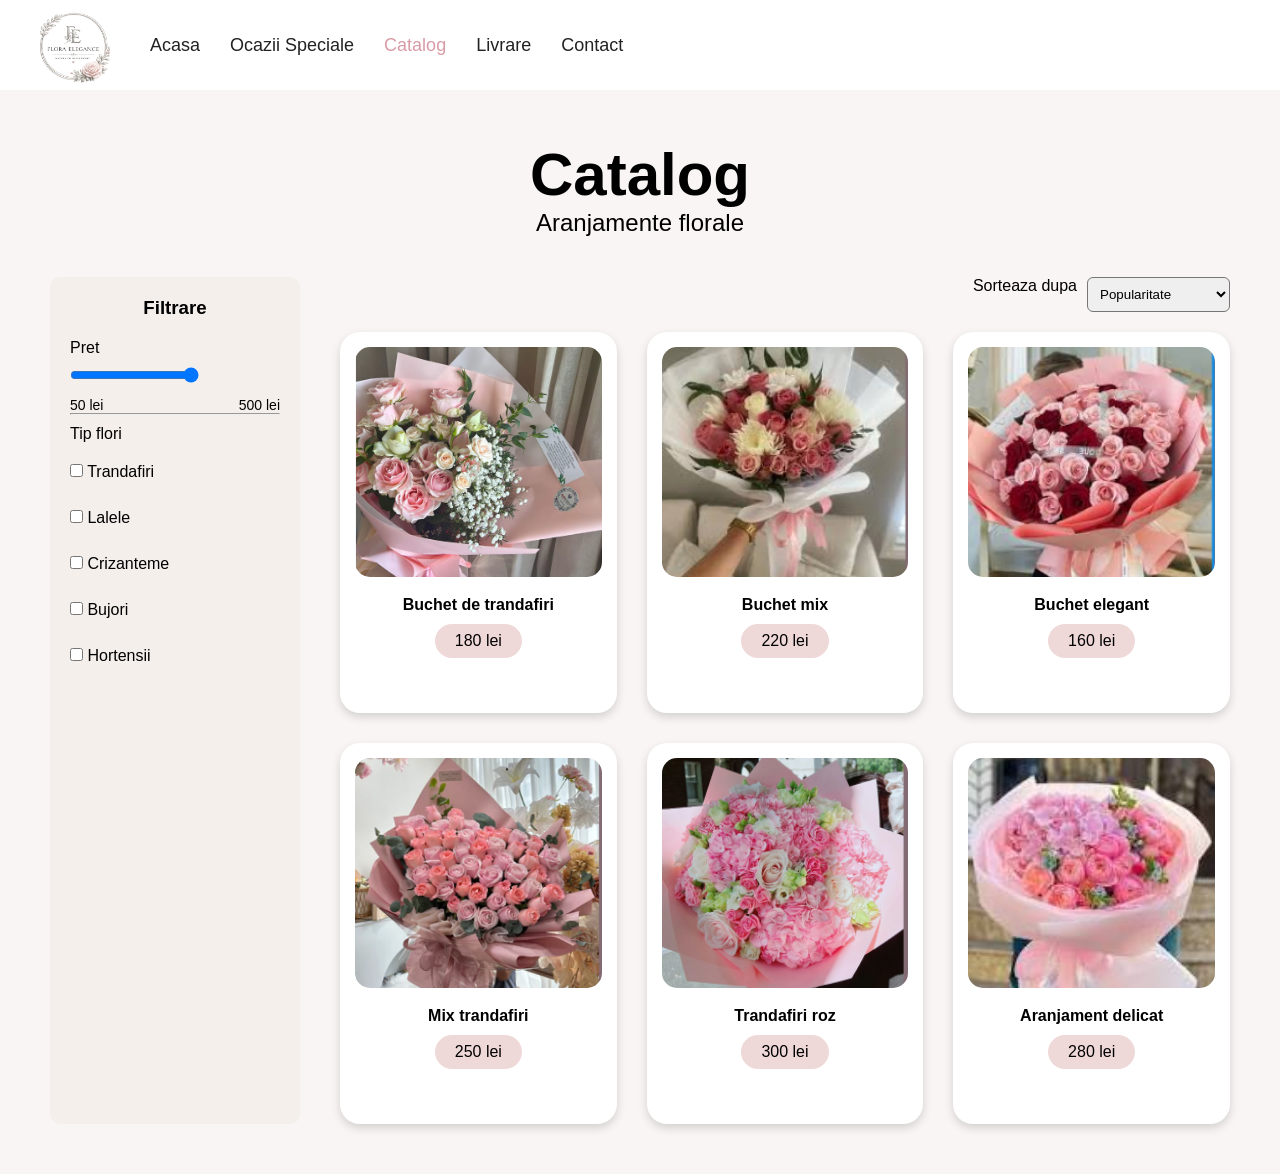
<file: pages/Catalog.html>
<!DOCTYPE html>
<html lang="ro">
<head>
<meta charset="UTF-8">
<meta name="viewport" content="width=device-width, initial-scale=1.0">
<title>Catalog - Flora Elegance</title>
<link rel="stylesheet" href="../css/style.css">
</head>

<body>

<header>

        <a href="index.html">
            <img src="../assets/logo.png" class="logo" alt="Logo Flora Elegance">
        </a>
    
        <nav>
            <ul>
    
                <li>
                    <a href="index.html">Acasa</a>
                </li>
    
                <li>
                    <a href="Ocazii.Speciale.html">Ocazii Speciale</a>
                </li>
    
                <li>
                    <a class="active" href="Catalog.html">Catalog</a>
                </li>
    
                <li>
                    <a href="Livrare.html">Livrare</a>
                </li>
    
                <li>
                    <a href="Contact.html">Contact</a>
                </li>
    
            </ul>
        </nav>
</header>

<section class="catalog-page">

    <h1>Catalog</h1>
    <p>Aranjamente florale</p>

    <div class="catalog-layout">

        <aside class="filter-box">

            <h3>Filtrare</h3>

            <label>Pret</label>

            <input type="range" id="priceRange" min="50" max="500" value="500">

            <div class="price-values">
                <span>50 lei</span>
                <span id="priceValue">500 lei</span>
            </div>

            <hr>

            <label>Tip flori</label>

            <div class="check-group">

                <label><input type="checkbox" value="trandafiri"> Trandafiri</label>

                <label><input type="checkbox" value="lalele"> Lalele</label>

                <label><input type="checkbox" value="crizanteme"> Crizanteme</label>

                <label><input type="checkbox" value="bujori"> Bujori</label>

                <label><input type="checkbox" value="hortensii"> Hortensii</label>

            </div>

        </aside>

        <div class="catalog-content">

            <div class="sort-box">
                <label>Sorteaza dupa</label>

                <select id="sortSelect">
                    <option value="popular">Popularitate</option>
                    <option value="low">Pret crescator</option>
                    <option value="high">Pret descrescator</option>
                </select>
            </div>

            <div class="products" id="products">

                <div class="product-card" data-price="180" data-type="trandafiri">
                    <img src="../assets/buchet.4.png">
                    <h4>Buchet de trandafiri</h4>
                    <p>180 lei</p>
                </div>

                <div class="product-card" data-price="220" data-type="trandafiri">
                    <img src="../assets/buchet.5.png">
                    <h4>Buchet mix</h4>
                    <p>220 lei</p>
                </div>

                <div class="product-card" data-price="160" data-type="bujori">
                    <img src="../assets/buchet.6.png">
                    <h4>Buchet elegant</h4>
                    <p>160 lei</p>
                </div>

                <div class="product-card" data-price="250" data-type="trandafiri">
                    <img src="../assets/buchet.7.png">
                    <h4>Mix trandafiri</h4>
                    <p>250 lei</p>
                </div>

                <div class="product-card" data-price="300" data-type="trandafiri">
                    <img src="../assets/buchet.8.png">
                    <h4>Trandafiri roz</h4>
                    <p>300 lei</p>
                </div>

                <div class="product-card" data-price="280" data-type="hortensii">
                    <img src="../assets/buchet.9.jpg">
                    <h4>Aranjament delicat</h4>
                    <p>280 lei</p>
                </div>

            </div>

        </div>

    </div>

</section>

<script>

const range = document.getElementById("priceRange");
const priceValue = document.getElementById("priceValue");
const cards = document.querySelectorAll(".product-card");
const checkboxes = document.querySelectorAll(".check-group input");
const sortSelect = document.getElementById("sortSelect");
const products = document.getElementById("products");

function filterProducts(){

    const maxPrice = parseInt(range.value);

    priceValue.textContent = maxPrice + " lei";

    const selectedTypes = [...checkboxes]
    .filter(c=>c.checked)
    .map(c=>c.value);

    cards.forEach(card=>{

        const price = parseInt(card.dataset.price);
        const type = card.dataset.type;

        let show = price <= maxPrice;

        if(selectedTypes.length > 0){
            show = show && selectedTypes.includes(type);
        }

        card.style.display = show ? "block" : "none";
    });
}

function sortProducts(){

    const items = [...products.children];

    if(sortSelect.value==="low"){
        items.sort((a,b)=>a.dataset.price-b.dataset.price);
    }

    if(sortSelect.value==="high"){
        items.sort((a,b)=>b.dataset.price-a.dataset.price);
    }

    items.forEach(item=>products.appendChild(item));
}

range.addEventListener("input", filterProducts);

checkboxes.forEach(box=>{
    box.addEventListener("change", filterProducts);
});

sortSelect.addEventListener("change", sortProducts);

filterProducts();

</script>

</body>
</html>
</file>
<file: css/style.css>
*{
    margin:0;
    padding:0;
    box-sizing:border-box;
    font-family: Arial, sans-serif;
}

body{
    background:#f8f5f4;
}

header{
    background:white;
    height:90px;
    display:flex;
    align-items:center;
    padding:0 40px;
}

.logo{
    width:70px;
    margin-right:40px;
    cursor:pointer;
}

nav ul{
    list-style:none;
    display:flex;
    gap:30px;
}

nav a{
    text-decoration:none;
    color:#222;
    font-size:18px;
    transition:0.3s;
}

nav a:hover{
    color:#d8a3ab;
}

nav a.active{
    color:#d89ba5;
}
.hero{
    position:relative;
    height:500px;
    background:url("../assets/Fundal.png") center/cover no-repeat;
    margin-bottom:60px;
}

.overlay{
    position:absolute;
    left:90px;
    top:140px;
}

.overlay h1{
    font-size:56px;
    color:#111;
    line-height:1.1;
}

.overlay span{
    color:#d8a3ab;
}

.btn{
    display:inline-block;
    margin-top:35px;
    background:#d8a3ab;
    color:white;
    text-decoration:none;
    padding:16px 32px;
    border-radius:20px;
    font-size:20px;
    box-shadow:0 4px 10px rgba(0,0,0,.2);
    transition:0.3s;
}

.btn:hover{
    background:#c27f8a;
}

.cards{
    display:flex;
    justify-content:center;
    gap:25px;
    padding-bottom:40px;
}

.card{
    background:white;
    width:420px;
    border-radius:20px;
    padding:18px;
    display:flex;
    gap:18px;
    box-shadow:0 5px 15px rgba(0,0,0,.2);
}

.card img{
    width:120px;
    height:90px;
    object-fit:cover;
    border-radius:8px;
}

.card p{
    color:#555;
    margin-bottom:10px;
}

.card a{
    color:#c7b100;
    text-decoration:none;
}
.features{
    width:95%;
    margin:80px auto;
    background:white;
    padding:35px;
    display:flex;
    justify-content:space-around;
    text-align:center;
    border-radius:10px;
}

.feature h4{
    margin-top:10px;
    font-size:22px;
}

.feature p{
    color:#555;
    margin-top:5px;
}

.icon{
    font-size:40px;
}

.contact{
    text-align:center;
    padding:80px 20px;
    background:#fff;
    margin-top:60px;
}

.contact h1{
    font-size:40px;
    margin-bottom:30px;
    color:#333;
}

.contact-form{
    max-width:500px;
    margin:0 auto;
    display:flex;
    flex-direction:column;
    gap:15px;
}

.contact-form input,
.contact-form textarea{
    padding:12px;
    border:1px solid #ccc;
    border-radius:8px;
    font-size:16px;
}

.contact-form button{
    background:#d8a3ab;
    color:white;
    border:none;
    padding:15px;
    font-size:18px;
    border-radius:10px;
    cursor:pointer;
    transition:0.3s;
}

.contact-form button:hover{
    background:#c27f8a;
}

@media(max-width:900px){

.hero{
    height:400px;
}

.overlay{
    left:30px;
    top:120px;
}

.overlay h1{
    font-size:38px;
}

.cards{
    flex-direction:column;
    align-items:center;
}

.card{
    width:90%;
}

.features{
    flex-direction:column;
    gap:30px;
}
}

.special-title{
    text-align:center;
    margin-top:60px;
}

.special-title h1{
    font-size:58px;
    margin-bottom:15px;
    color:#111;
}

.special-title p{
    font-size:24px;
    color:#333;
}

.special-cards{
    display:flex;
    justify-content:center;
    align-items:flex-start;
    gap:50px;
    margin-top:60px;
    padding:20px;
    flex-wrap:nowrap;
}

.special-card{
    width:320px;
    background:white;
    border-radius:25px;
    padding:20px;
    text-align:center;
    box-shadow:0 5px 15px rgba(0,0,0,.12);
}

.special-card{
    width:300px;
    background:white;
    border-radius:25px;
    padding:20px;
    text-align:center;
    box-shadow:0 5px 15px rgba(0,0,0,.12);
}

.special-card img{
    width:100%;
    height:250px;
    object-fit:cover;
    border-radius:20px;
}

.special-card h2{
    margin-top:18px;
    font-size:34px;
    color:#222;
}

.special-card p{
    margin-top:10px;
    font-size:18px;
    color:#555;
    line-height:1.4;
}

.mini-btn{
    width:120px;
    height:28px;
    border:none;
    background:#f1dcdc;
    margin-top:18px;
    border-radius:4px;
}

.recomandari{
    background:#efd8d8;
    margin-top:70px;
    padding:50px 20px;
    text-align:center;
}

.recomandari h2{
    font-size:42px;
    margin-bottom:40px;
    color:#111;
}

.reco-images{
    display:flex;
    justify-content:center;
    gap:40px;
    flex-wrap:wrap;
}

.reco-images img{
    width:250px;
    height:250px;
    object-fit:cover;
    border:5px solid white;
}
.reco-images img{
    cursor:pointer;
    transition:0.3s;
}

.reco-images img:hover{
    transform:scale(1.05);
}

.lightbox{
    display:none;
    position:fixed;
    top:0;
    left:0;
    width:100%;
    height:100%;
    background:rgba(0,0,0,0.9);
    justify-content:center;
    align-items:center;
    z-index:9999;
}

.lightbox img{
    max-width:90%;
    max-height:90%;
    border-radius:10px;
}

.close{
    position:absolute;
    top:20px;
    right:30px;
    color:white;
    font-size:40px;
    cursor:pointer;
}


.catalog-page{
    padding:50px;
}

.catalog-page h1{
    text-align:center;
    font-size:60px;
}

.catalog-page p{
    text-align:center;
    font-size:24px;
    margin-bottom:40px;
}

.catalog-layout{
    display:flex;
    gap:40px;
}

.filter-box{
    width:250px;
    background:#f5efeb;
    padding:20px;
    border-radius:10px;
}

.filter-box h3{
    text-align:center;
    margin-bottom:20px;
}

.filter-box label{
    display:block;
    margin:10px 0;
}

.price-values{
    display:flex;
    justify-content:space-between;
    margin-top:10px;
    font-size:14px;
}

.check-group{
    display:flex;
    flex-direction:column;
    gap:8px;
}

.catalog-content{
    flex:1;
}

.sort-box{
    display:flex;
    justify-content:flex-end;
    gap:10px;
    margin-bottom:20px;
}

.sort-box select{
    padding:8px;
    border-radius:6px;
}

.products{
    display:grid;
    grid-template-columns:repeat(3,1fr);
    gap:30px;
}

.product-card{
    background:white;
    border-radius:20px;
    padding:15px;
    text-align:center;
    box-shadow:0 4px 10px rgba(0,0,0,.15);
    transition:.3s;
}

.product-card:hover{
    transform:translateY(-5px);
}

.product-card img{
    width:100%;
    height:230px;
    object-fit:cover;
    border-radius:15px;
}

.product-card h4{
    margin-top:15px;
}

.product-card p{
    margin-top:10px;
    background:#efd8d8;
    display:inline-block;
    padding:8px 20px;
    border-radius:20px;
    font-size:16px;
}

@media(max-width:900px){

.catalog-layout{
    flex-direction:column;
}

.products{
    grid-template-columns:1fr;
}

.filter-box{
    width:100%;
}

}

.livrare-hero{
    width:100%;
    margin:0;
    padding:0;
    height:250px;
    background:
    linear-gradient(rgba(0,0,0,0.4), rgba(0,0,0,0.4)),
    url("livrare.jpg") center center/cover no-repeat;
    display:flex;
    justify-content:center;
    align-items:center;
    flex-direction:column;
    text-align:center;
    color:white;
}
.livrare-container{
    padding: 40px;
    text-align: center;
}

.livrare-optiuni{
    display: flex;
    justify-content: center;
    gap: 20px;
    flex-wrap: wrap;
    margin: 20px 0;
}

.livrare-btn{
    padding: 15px 20px;
    border: none;
    background: #ff5fa2;
    color: white;
    border-radius: 10px;
    cursor: pointer;
    transition: 0.3s;
    font-size: 16px;
}

.livrare-btn:hover{
    background: #e04a8a;
    transform: scale(1.05);
}

.livrare-form{
    display: flex;
    flex-direction: column;
    width: 300px;
    margin: auto;
    gap: 10px;
}

.livrare-form input,
.livrare-form textarea{
    padding: 10px;
    border: 1px solid #ccc;
    border-radius: 8px;
}

.submit-btn{
    padding: 12px;
    background: green;
    color: white;
    border: none;
    border-radius: 8px;
    cursor: pointer;
}

.submit-btn:hover{
    background: darkgreen;
}

#selectat{
    font-weight: bold;
    margin: 10px 0;
}

.navbar{
    width:100%;
    display:flex;
    align-items:center;
    gap:40px;
}

.nav-links{
    display:flex;
    list-style:none;
    gap:30px;
}
.contact-hero{
    height: 250px;
    background: linear-gradient(rgba(0,0,0,0.4), rgba(0,0,0,0.4)),
    url("hero-contact.jpg") center/cover;
    display: flex;
    justify-content: center;
    align-items: center;
    color: white;
    text-align: center;
}

.contact-hero h1{
    font-size: 40px;
}

.contact-gallery{
    display: flex;
    justify-content: center;
    gap: 15px;
    padding: 30px;
    flex-wrap: wrap;
}

.contact-gallery img{
    width: 220px;
    height: 160px;
    object-fit: cover;
    border-radius: 12px;
    transition: 0.3s;
}

.contact-gallery img:hover{
    transform: scale(1.05);
}

.contact-prof{
    display: flex;
    justify-content: center;
    gap: 40px;
    padding: 50px;
    flex-wrap: wrap;
}

.contact-form-box{
    width: 320px;
    background: white;
    padding: 20px;
    border-radius: 12px;
    box-shadow: 0 5px 20px rgba(0,0,0,0.1);
}

.contact-form-box form{
    display: flex;
    flex-direction: column;
    gap: 10px;
}

.contact-form-box input,
.contact-form-box textarea{
    padding: 10px;
    border: 1px solid #ddd;
    border-radius: 8px;
}

.contact-form-box textarea{
    min-height: 120px;
    resize: none;
}

.contact-form-box button{
    padding: 12px;
    background: #ff5fa2;
    color: white;
    border: none;
    border-radius: 8px;
    cursor: pointer;
}

.contact-image img{
    width: 350px;
    height: 100%;
    border-radius: 12px;
    object-fit: cover;
    box-shadow: 0 5px 20px rgba(0,0,0,0.15);
}
.logo-container{
    display:flex;
    align-items:center;
}
</file>
